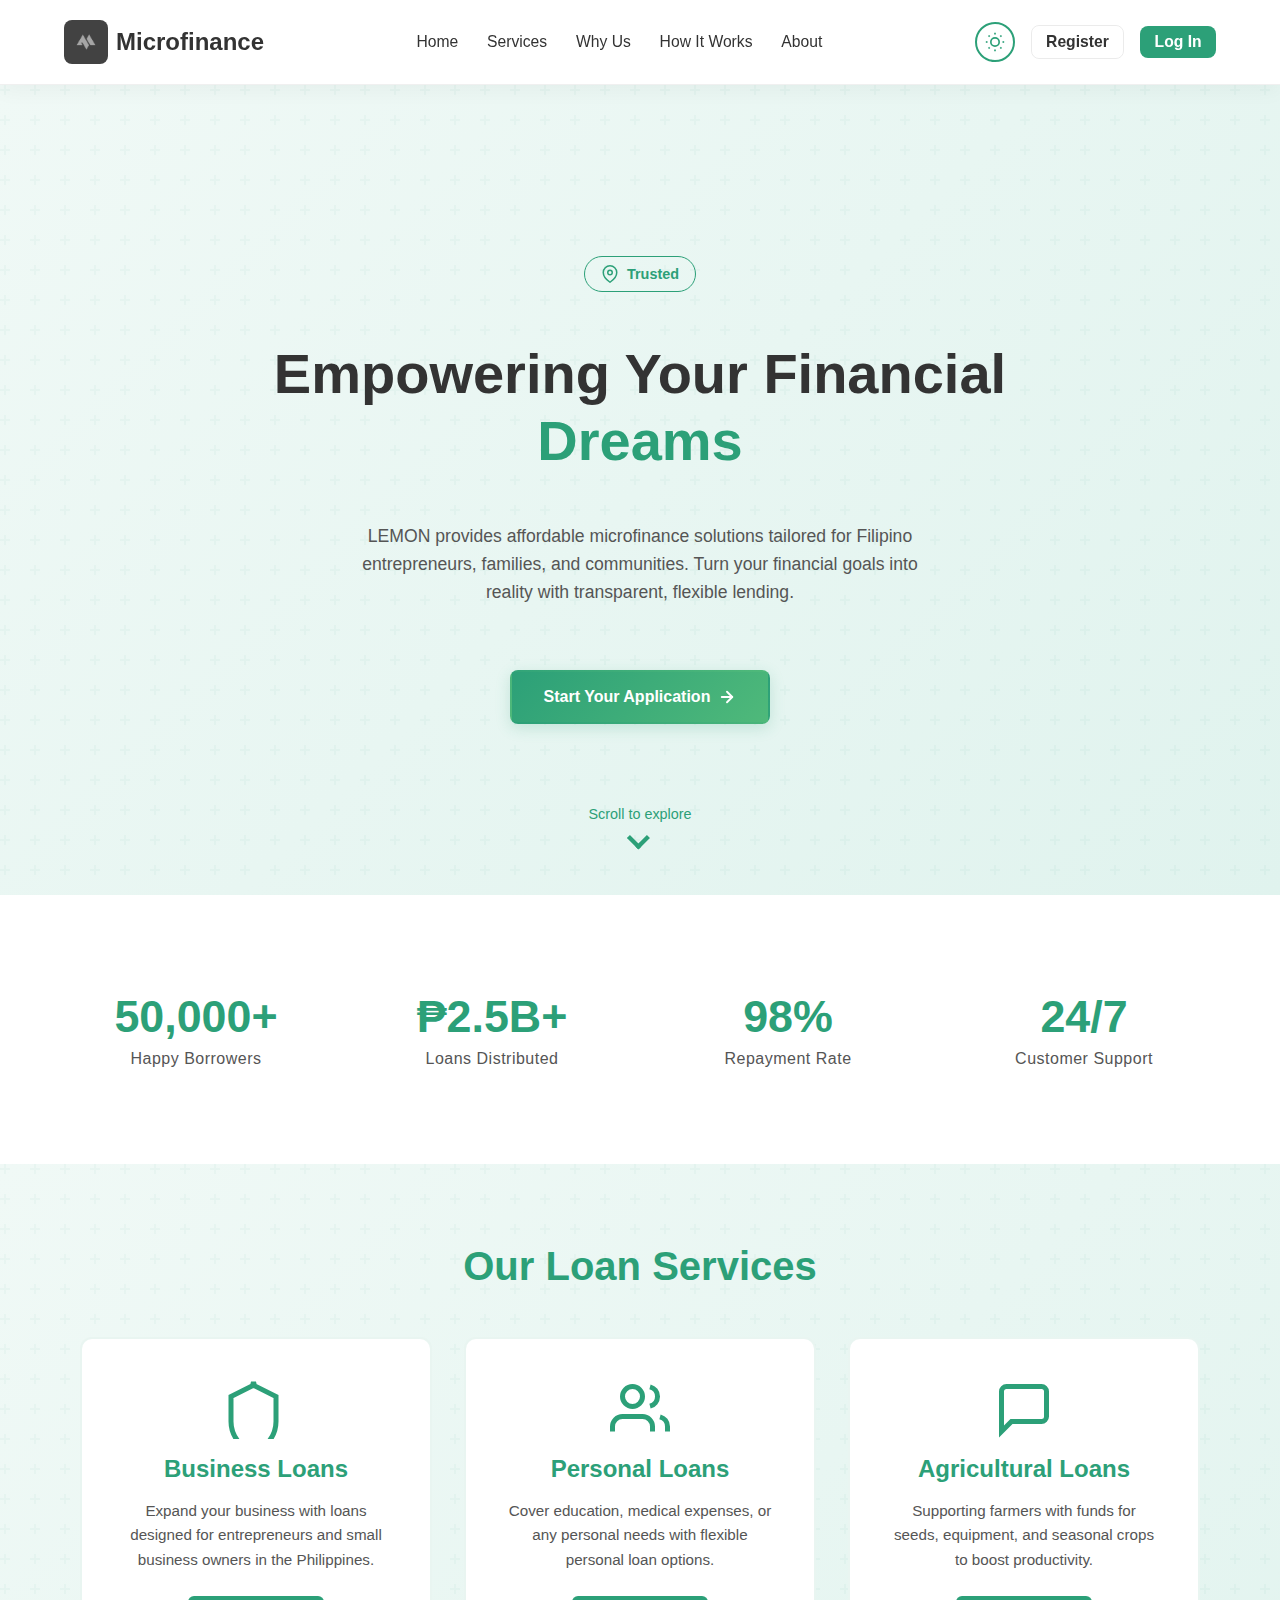
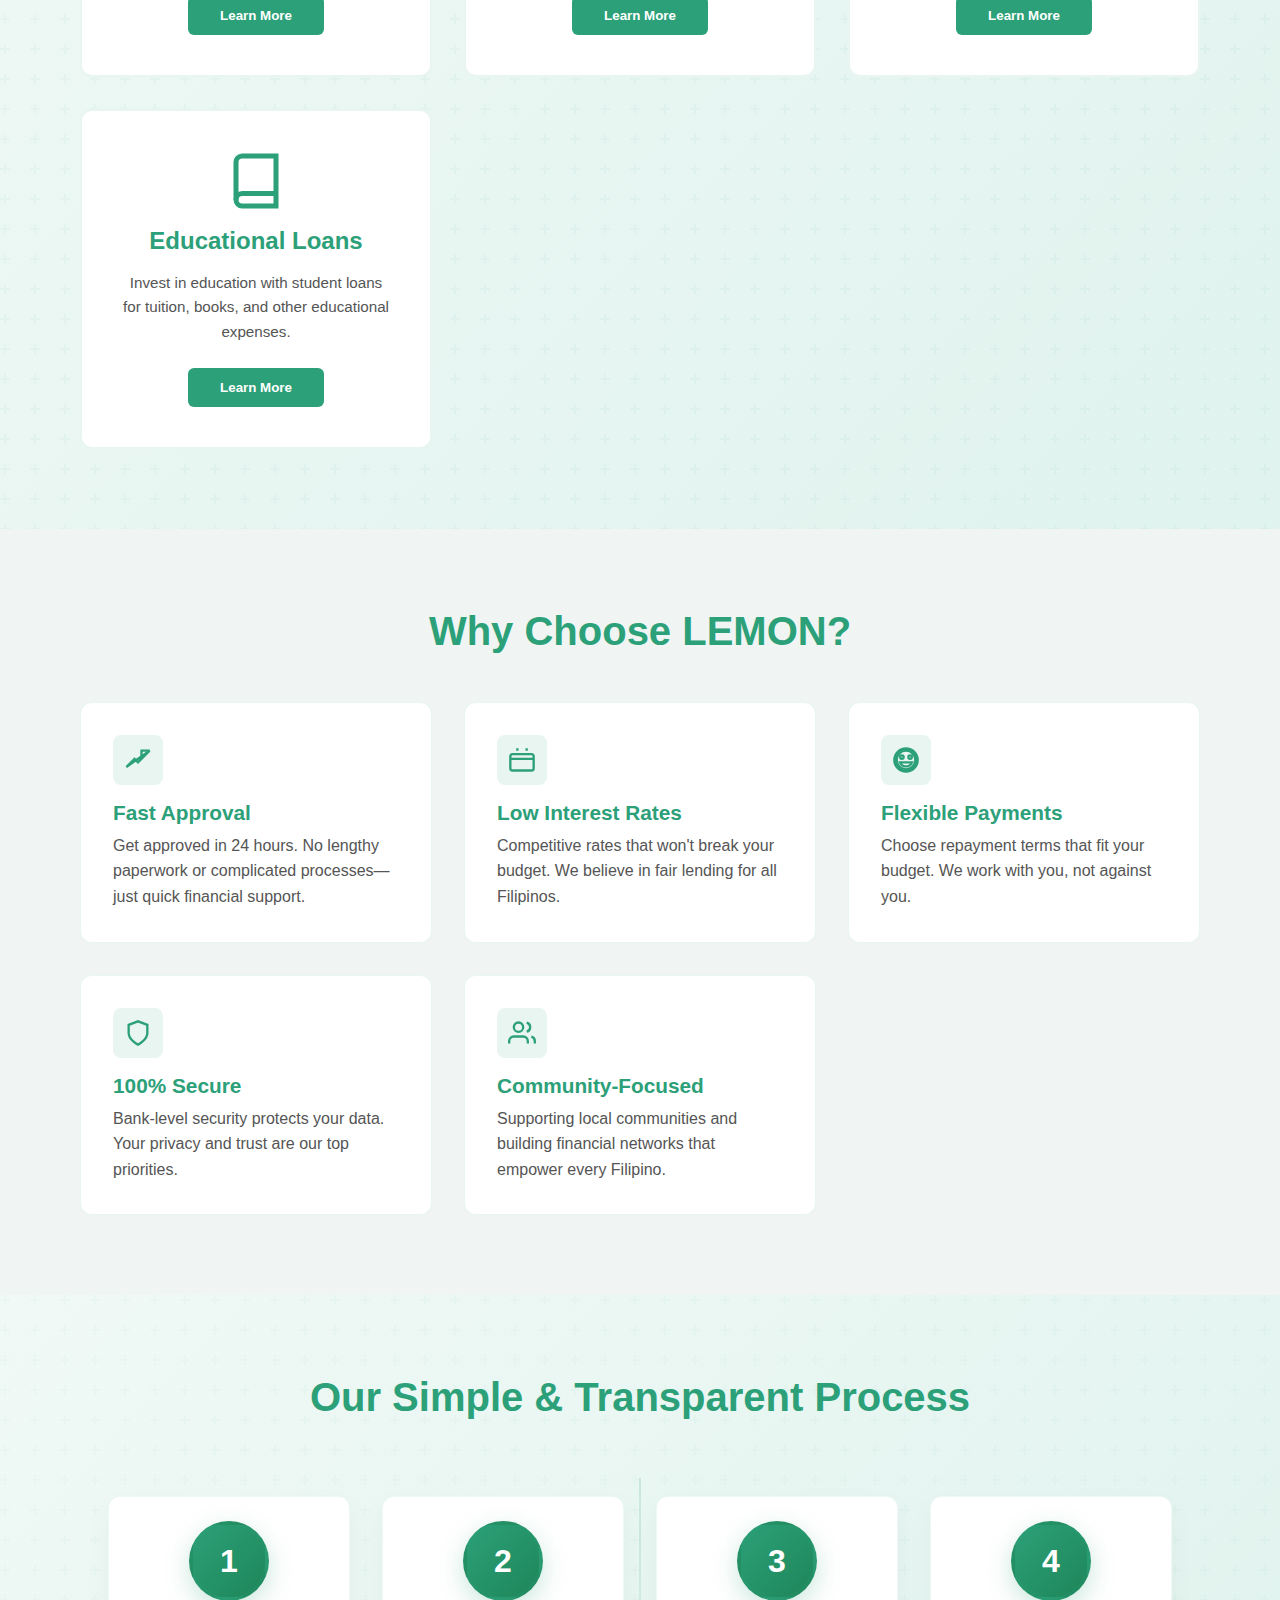
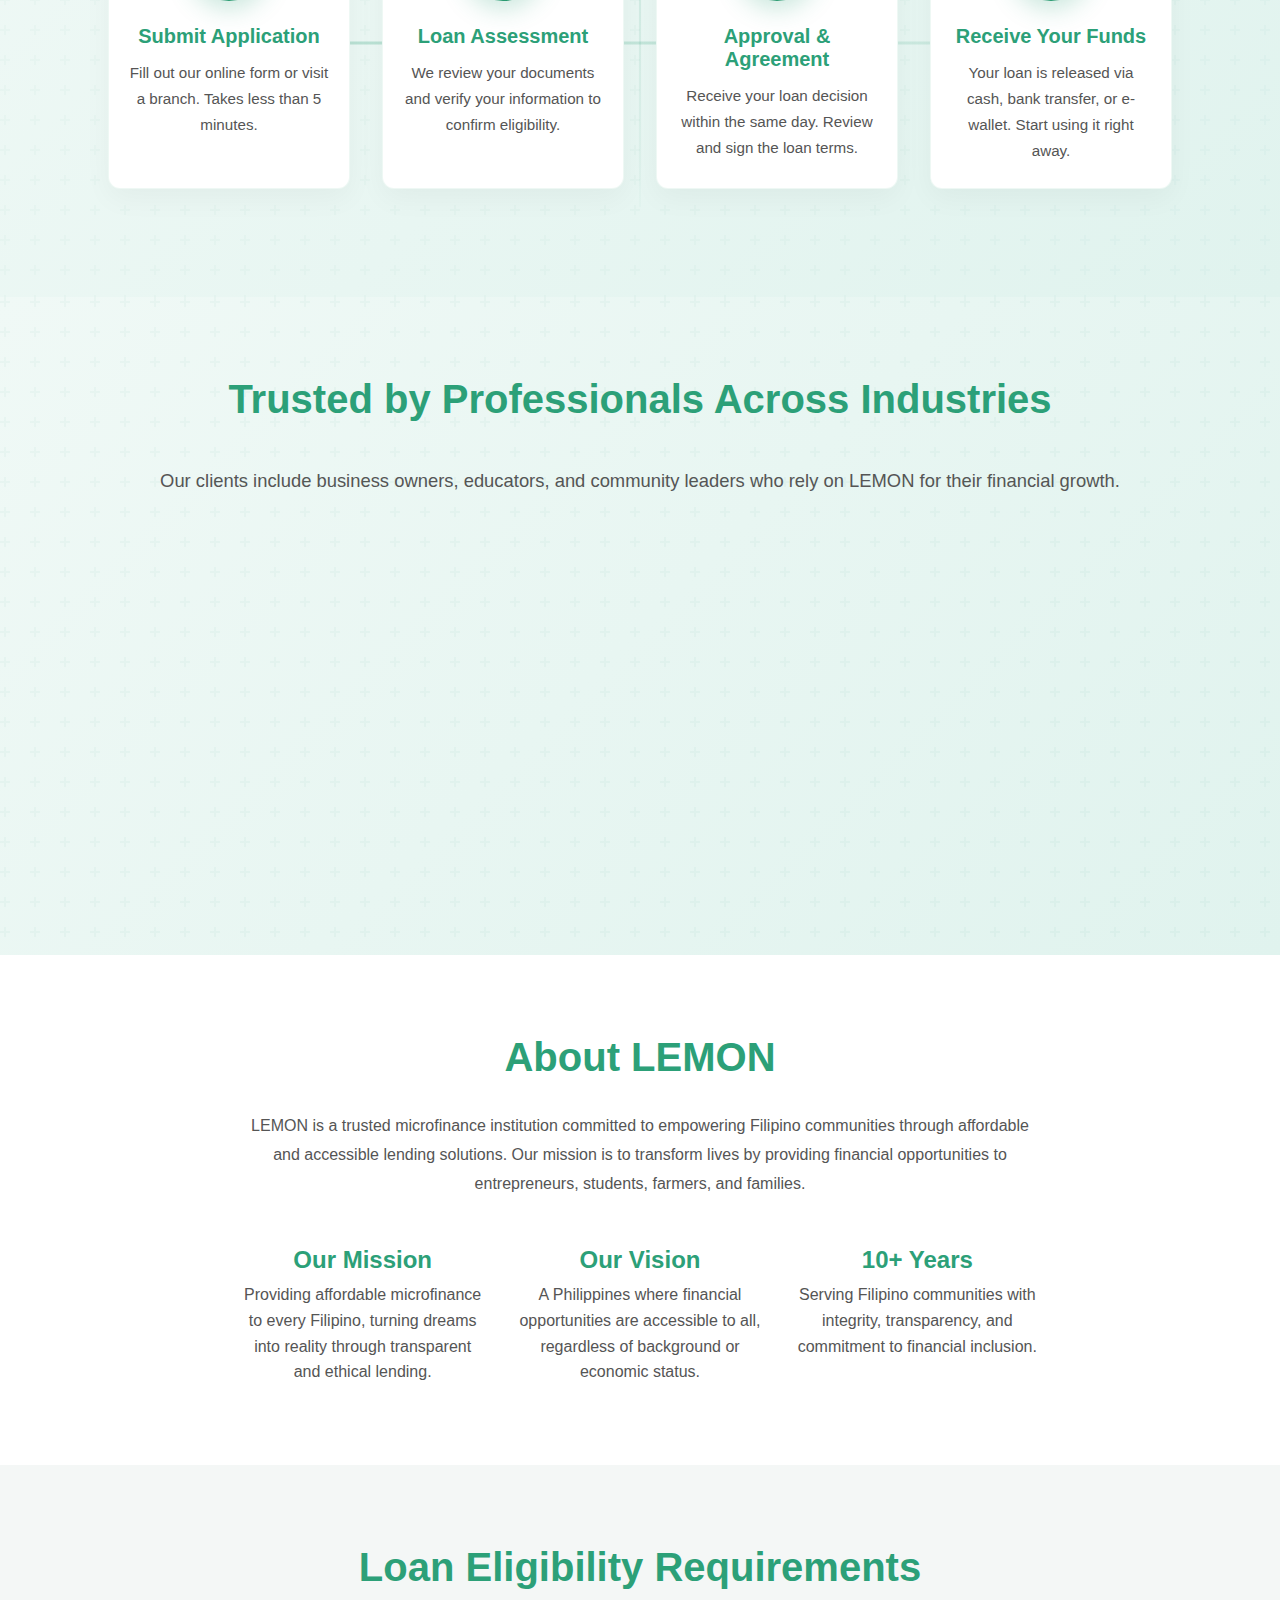
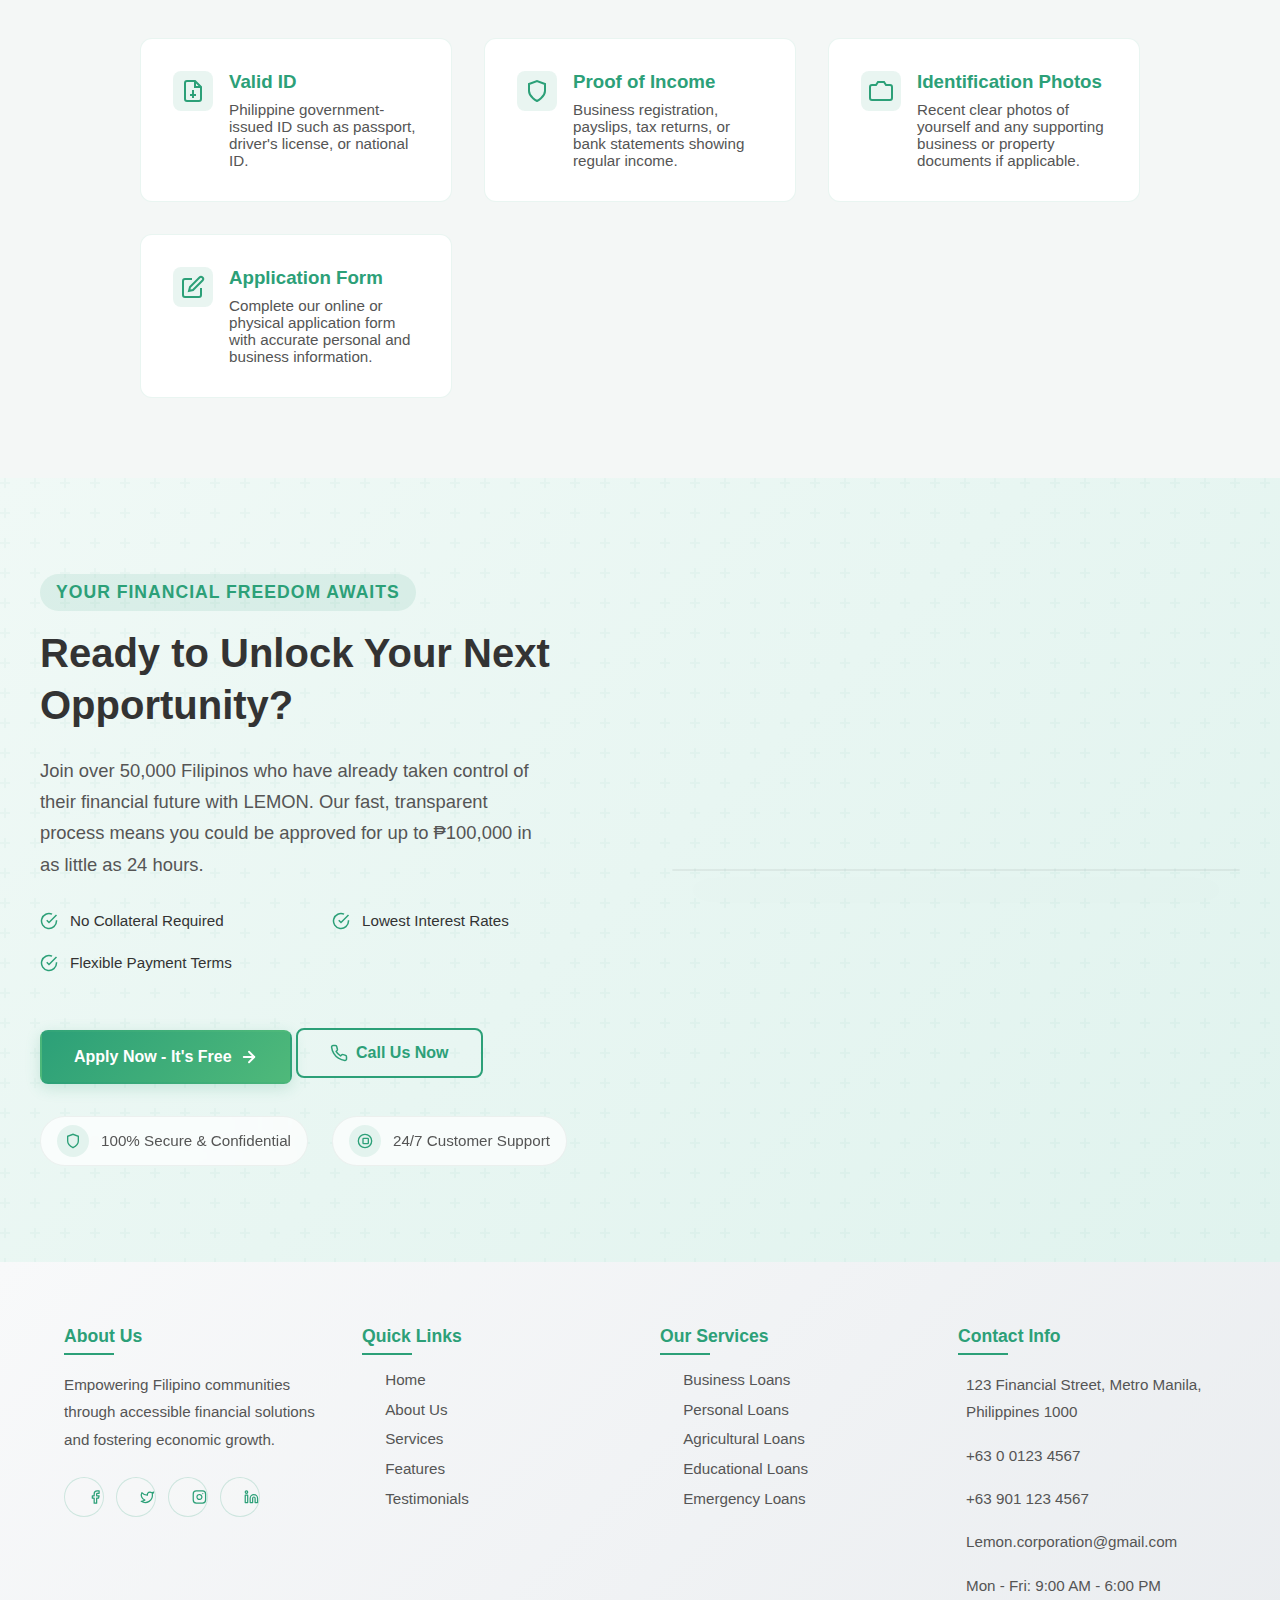
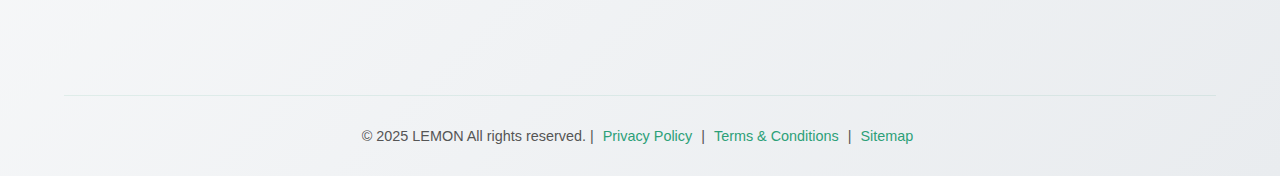
<file: index.html>
<!DOCTYPE html>
<html lang="en">
<head>
    <meta charset="UTF-8">
    <meta name="viewport" content="width=device-width, initial-scale=1.0">
    <meta name="description" content="LEMON - Affordable microfinance solutions for Filipino entrepreneurs, families, and communities. Fast approval, low interest rates, and flexible payment terms.">
    <meta name="keywords" content="lending, microfinance, loans, Philippines, business loans, personal loans">
    <title>Microfinance</title>
    <link rel="icon" type="image/png" href="img/logo.png">
    <link rel="stylesheet" href="css/landing.css">
</head>
<body>
    <!-- Navigation -->
    <nav>
        <div class="logo">
                 <div class="sidebar-logo-icon">
                    <img src="img/logo.png" alt="Logo" style="width: 24px; height: 24px; object-fit: contain;">
                </div>
            Microfinance
        </div>
        <ul class="nav-menu">
            <li><a onclick="scrollToSection('hero')">Home</a></li>
            <li><a onclick="scrollToSection('services')">Services</a></li>
            <li><a onclick="scrollToSection('features')">Why Us</a></li>
            <li><a onclick="scrollToSection('process')">How It Works</a></li>
            <li><a onclick="scrollToSection('about')">About</a></li>
        </ul>
        <div class="nav-actions">
            <div class="nav-buttons">
                <button class="theme-toggle" onclick="toggleTheme()" title="Toggle dark mode">
                    <svg viewBox="0 0 24 24" fill="none" stroke="currentColor" stroke-width="2" class="sun-icon">
                        <circle cx="12" cy="12" r="5"></circle>
                        <line x1="12" y1="1" x2="12" y2="3"></line>
                        <line x1="12" y1="21" x2="12" y2="23"></line>
                        <line x1="4.22" y1="4.22" x2="5.64" y2="5.64"></line>
                        <line x1="18.36" y1="18.36" x2="19.78" y2="19.78"></line>
                        <line x1="1" y1="12" x2="3" y2="12"></line>
                        <line x1="21" y1="12" x2="23" y2="12"></line>
                        <line x1="4.22" y1="19.78" x2="5.64" y2="18.36"></line>
                        <line x1="18.36" y1="5.64" x2="19.78" y2="4.22"></line>
                    </svg>
                    <svg viewBox="0 0 24 24" fill="none" stroke="currentColor" stroke-width="2" class="moon-icon" style="display:none;">
                        <path d="M21 12.79A9 9 0 1 1 11.21 3 7 7 0 0 0 21 12.79z"></path>
                    </svg>
                </button>
                <a class="btn btn-register" href="login.html">Register</a>
                <a class="btn btn-login" href="login.html">Log In</a>
            </div>
            <button class="nav-toggle" aria-label="Toggle navigation" aria-expanded="false" aria-controls="mobileMenu">
                <svg viewBox="0 0 24 24" width="24" height="24" fill="none" stroke="currentColor" stroke-width="2">
                    <line x1="3" y1="6" x2="21" y2="6"></line>
                    <line x1="3" y1="12" x2="21" y2="12"></line>
                    <line x1="3" y1="18" x2="21" y2="18"></line>
                </svg>
            </button>
        </div>
    </nav>
    <div class="nav-overlay" aria-hidden="true"></div>

    <!-- Hero Section -->
    <section class="hero" id="hero">
        <span class="hero-badge">
            <svg viewBox="0 0 24 24" fill="none" stroke="currentColor" stroke-width="2">
                <path d="M21 10c0 7-9 13-9 13s-9-6-9-13a9 9 0 0 1 18 0z"></path>
                <circle cx="12" cy="10" r="3"></circle>
            </svg>
            Trusted
        </span>
        <h1>
            Empowering Your Financial <span class="highlight">Dreams</span>
        </h1>
        <p class="hero-subtitle">
            LEMON provides affordable microfinance solutions tailored for Filipino entrepreneurs, families, and communities. Turn your financial goals into reality with transparent, flexible lending.
        </p>
        <button class="cta-button primary" onclick="handleCTA()">
            <span>Start Your Application</span>
            <svg viewBox="0 0 24 24" fill="none" stroke="currentColor" stroke-width="2.5" stroke-linecap="round" stroke-linejoin="round">
                <line x1="5" y1="12" x2="19" y2="12"></line>
                <polyline points="12 5 19 12 12 19"></polyline>
            </svg>
        </button>
        <div class="scroll-indicator">
            <span>Scroll to explore</span>
            <a href="#services" class="scroll-down-dude"></a>
        </div>
    </section>

    <!-- Stats Section -->
    <section class="stats">
        <div class="stat-item">
            <h4>50,000+</h4>
            <p>Happy Borrowers</p>
        </div>
        <div class="stat-item">
            <h4>₱2.5B+</h4>
            <p>Loans Distributed</p>
        </div>
        <div class="stat-item">
            <h4>98%</h4>
            <p>Repayment Rate</p>
        </div>
        <div class="stat-item">
            <h4>24/7</h4>
            <p>Customer Support</p>
        </div>
    </section>

    <!-- Services Section -->
    <section class="services" id="services">
        <h2>Our Loan Services</h2>
        <div class="services-grid">
            <div class="service-box">
                <div class="service-icon">
                    <svg viewBox="0 0 24 24" fill="none" stroke="currentColor" stroke-width="2">
                        <path d="M12 2L2 7v10c0 5.55 3.84 10.74 9 12 5.16-1.26 9-6.45 9-12V7l-10-5z"></path>
                    </svg>
                </div>
                <h3>Business Loans</h3>
                <p>Expand your business with loans designed for entrepreneurs and small business owners in the Philippines.</p>
                <button class="service-btn" onclick="handleCTA()">Learn More</button>
            </div>
            <div class="service-box">
                <div class="service-icon">
                    <svg viewBox="0 0 24 24" fill="none" stroke="currentColor" stroke-width="2">
                        <path d="M17 21v-2a4 4 0 0 0-4-4H5a4 4 0 0 0-4 4v2"></path>
                        <circle cx="9" cy="7" r="4"></circle>
                        <path d="M23 21v-2a4 4 0 0 0-3-3.87"></path>
                        <path d="M16 3.13a4 4 0 0 1 0 7.75"></path>
                    </svg>
                </div>
                <h3>Personal Loans</h3>
                <p>Cover education, medical expenses, or any personal needs with flexible personal loan options.</p>
                <button class="service-btn" onclick="handleCTA()">Learn More</button>
            </div>
            <div class="service-box">
                <div class="service-icon">
                    <svg viewBox="0 0 24 24" fill="none" stroke="currentColor" stroke-width="2">
                        <path d="M21 15a2 2 0 0 1-2 2H7l-4 4V5a2 2 0 0 1 2-2h14a2 2 0 0 1 2 2z"></path>
                    </svg>
                </div>
                <h3>Agricultural Loans</h3>
                <p>Supporting farmers with funds for seeds, equipment, and seasonal crops to boost productivity.</p>
                <button class="service-btn" onclick="handleCTA()">Learn More</button>
            </div>
            <div class="service-box">
                <div class="service-icon">
                    <svg viewBox="0 0 24 24" fill="none" stroke="currentColor" stroke-width="2">
                        <path d="M4 19.5A2.5 2.5 0 0 1 6.5 17H20"></path>
                        <path d="M6.5 2H20v20H6.5A2.5 2.5 0 0 1 4 19.5v-15A2.5 2.5 0 0 1 6.5 2z"></path>
                    </svg>
                </div>
                <h3>Educational Loans</h3>
                <p>Invest in education with student loans for tuition, books, and other educational expenses.</p>
                <button class="service-btn" onclick="handleCTA()">Learn More</button>
            </div>
        </div>
    </section>

    <!-- Why Choose Us Section -->
    <section class="features" id="features">
        <h2>Why Choose LEMON?</h2>
        <div class="features-grid">
            <div class="feature-card">
                <div class="feature-icon-container">
                    <svg viewBox="0 0 24 24" fill="none" stroke="currentColor" stroke-width="2">
                        <polyline points="22 4 12 14.01 9 11.01 2 17.99 22 4"></polyline>
                        <polyline points="22 4 15 4 15 11"></polyline>
                    </svg>
                </div>
                <h3>Fast Approval</h3>
                <p>Get approved in 24 hours. No lengthy paperwork or complicated processes—just quick financial support.</p>
            </div>
            <div class="feature-card">
                <div class="feature-icon-container">
                    <svg viewBox="0 0 24 24" fill="none" stroke="currentColor" stroke-width="2">
                        <rect x="2" y="7" width="20" height="14" rx="2" ry="2"></rect>
                        <path d="M16 4V2m-8 2V2M2 11h20"></path>
                    </svg>
                </div>
                <h3>Low Interest Rates</h3>
                <p>Competitive rates that won't break your budget. We believe in fair lending for all Filipinos.</p>
            </div>
            <div class="feature-card">
                <div class="feature-icon-container">
                    <svg viewBox="0 0 24 24" fill="none" stroke="currentColor" stroke-width="2">
                        <path d="M12 2C6.48 2 2 6.48 2 12s4.48 10 10 10 10-4.48 10-10S17.52 2 12 2zm0 18c-4.41 0-8-3.59-8-8s3.59-8 8-8 8 3.59 8 8-3.59 8-8 8zm3.5-9c.83 0 1.5-.67 1.5-1.5S16.33 8 15.5 8 14 8.67 14 9.5s.67 1.5 1.5 1.5zm-7 0c.83 0 1.5-.67 1.5-1.5S9.33 8 8.5 8 7 8.67 7 9.5 7.67 11 8.5 11zm3.5 6.5c2.33 0 4.31-1.46 5.11-3.5H6.89c.8 2.04 2.78 3.5 5.11 3.5z"></path>
                    </svg>
                </div>
                <h3>Flexible Payments</h3>
                <p>Choose repayment terms that fit your budget. We work with you, not against you.</p>
            </div>
            <div class="feature-card">
                <div class="feature-icon-container">
                    <svg viewBox="0 0 24 24" fill="none" stroke="currentColor" stroke-width="2">
                        <path d="M12 22s8-4 8-10V5l-8-3-8 3v7c0 6 8 10 8 10z"></path>
                    </svg>
                </div>
                <h3>100% Secure</h3>
                <p>Bank-level security protects your data. Your privacy and trust are our top priorities.</p>
            </div>
            <div class="feature-card">
                <div class="feature-icon-container">
                    <svg viewBox="0 0 24 24" fill="none" stroke="currentColor" stroke-width="2">
                        <path d="M17 21v-2a4 4 0 0 0-4-4H5a4 4 0 0 0-4 4v2"></path>
                        <circle cx="9" cy="7" r="4"></circle>
                        <path d="M23 21v-2a4 4 0 0 0-3-3.87"></path>
                        <path d="M16 3.13a4 4 0 0 1 0 7.75"></path>
                    </svg>
                </div>
                <h3>Community-Focused</h3>
                <p>Supporting local communities and building financial networks that empower every Filipino.</p>
            </div>
        </div>
    </section>

    <!-- How It Works Section -->
    <section class="process" id="process">
        <h2>Our Simple & Transparent Process</h2>
        <div class="steps-container">
            <div class="step">
                <div class="step-number">1</div>
                <h3>Submit Application</h3>
                <p>Fill out our online form or visit a branch. Takes less than 5 minutes.</p>
            </div>
            <div class="step">
                <div class="step-number">2</div>
                <h3>Loan Assessment</h3>
                <p>We review your documents and verify your information to confirm eligibility.</p>
            </div>
            <div class="step">
                <div class="step-number">3</div>
                <h3>Approval & Agreement</h3>
                <p>Receive your loan decision within the same day. Review and sign the loan terms.</p>
            </div>
            <div class="step">
                <div class="step-number">4</div>
                <h3>Receive Your Funds</h3>
                <p>Your loan is released via cash, bank transfer, or e-wallet. Start using it right away.</p>
            </div>
        </div>
    </section>

    <!-- Testimonials Section -->
    <section class="testimonials">
        <h2>Trusted by Professionals Across Industries</h2>
        <p style="text-align:center; color:var(--label-text-light); margin-bottom:2.5rem; font-size:1.15rem;">Our clients include business owners, educators, and community leaders who rely on LEMON for their financial growth.</p>
        <div class="testimonials-grid">
            <div class="testimonial-card">
                <div style="display:flex;align-items:center;gap:1rem;margin-bottom:1rem;">
                    <img src="img/profile.png" alt="Maria Santos" style="width:48px;height:48px;border-radius:50%;object-fit:cover;border:2px solid var(--brand-green);background:#fff;">
                    <div>
                        <div class="testimonial-author">Maria Santos</div>
                        <div style="font-size:0.95rem;color:var(--label-text-light);font-weight:500;">Owner, Santos Retail Group</div>
                    </div>
                </div>
                <p>"LEMON's expertise and professionalism made our business expansion seamless. Their team provided tailored solutions and transparent advice every step of the way."</p>
                <div class="stars">
                    <svg viewBox="0 0 24 24" fill="currentColor"><path d="M12 2l3.09 6.26L22 9.27l-5 4.87 1.18 6.88L12 17.77l-6.18 3.25L7 14.14 2 9.27l6.91-1.01L12 2z"></path></svg>
                    <svg viewBox="0 0 24 24" fill="currentColor"><path d="M12 2l3.09 6.26L22 9.27l-5 4.87 1.18 6.88L12 17.77l-6.18 3.25L7 14.14 2 9.27l6.91-1.01L12 2z"></path></svg>
                    <svg viewBox="0 0 24 24" fill="currentColor"><path d="M12 2l3.09 6.26L22 9.27l-5 4.87 1.18 6.88L12 17.77l-6.18 3.25L7 14.14 2 9.27l6.91-1.01L12 2z"></path></svg>
                    <svg viewBox="0 0 24 24" fill="currentColor"><path d="M12 2l3.09 6.26L22 9.27l-5 4.87 1.18 6.88L12 17.77l-6.18 3.25L7 14.14 2 9.27l6.91-1.01L12 2z"></path></svg>
                    <svg viewBox="0 0 24 24" fill="currentColor"><path d="M12 2l3.09 6.26L22 9.27l-5 4.87 1.18 6.88L12 17.77l-6.18 3.25L7 14.14 2 9.27l6.91-1.01L12 2z"></path></svg>
                </div>
            </div>
            <div class="testimonial-card">
                <div style="display:flex;align-items:center;gap:1rem;margin-bottom:1rem;">
                    <img src="img/profile.png" alt="Juan Dela Cruz" style="width:48px;height:48px;border-radius:50%;object-fit:cover;border:2px solid var(--brand-green);background:#fff;">
                    <div>
                        <div class="testimonial-author">Juan Dela Cruz</div>
                        <div style="font-size:0.95rem;color:var(--label-text-light);font-weight:500;">Principal, Dela Cruz Academy</div>
                    </div>
                </div>
                <p>"I trust LEMON for our school's financial needs. Their support and clear communication have helped us fund new programs and scholarships for our students."</p>
                <div class="stars">
                    <svg viewBox="0 0 24 24" fill="currentColor"><path d="M12 2l3.09 6.26L22 9.27l-5 4.87 1.18 6.88L12 17.77l-6.18 3.25L7 14.14 2 9.27l6.91-1.01L12 2z"></path></svg>
                    <svg viewBox="0 0 24 24" fill="currentColor"><path d="M12 2l3.09 6.26L22 9.27l-5 4.87 1.18 6.88L12 17.77l-6.18 3.25L7 14.14 2 9.27l6.91-1.01L12 2z"></path></svg>
                    <svg viewBox="0 0 24 24" fill="currentColor"><path d="M12 2l3.09 6.26L22 9.27l-5 4.87 1.18 6.88L12 17.77l-6.18 3.25L7 14.14 2 9.27l6.91-1.01L12 2z"></path></svg>
                    <svg viewBox="0 0 24 24" fill="currentColor"><path d="M12 2l3.09 6.26L22 9.27l-5 4.87 1.18 6.88L12 17.77l-6.18 3.25L7 14.14 2 9.27l6.91-1.01L12 2z"></path></svg>
                    <svg viewBox="0 0 24 24" fill="currentColor"><path d="M12 2l3.09 6.26L22 9.27l-5 4.87 1.18 6.88L12 17.77l-6.18 3.25L7 14.14 2 9.27l6.91-1.01L12 2z"></path></svg>
                </div>
            </div>
            <div class="testimonial-card">
                <div style="display:flex;align-items:center;gap:1rem;margin-bottom:1rem;">
                    <img src="img/profile.png" alt="Pedro Reyes" style="width:48px;height:48px;border-radius:50%;object-fit:cover;border:2px solid var(--brand-green);background:#fff;">
                    <div>
                        <div class="testimonial-author">Pedro Reyes</div>
                        <div style="font-size:0.95rem;color:var(--label-text-light);font-weight:500;">President, Reyes Agricultural Cooperative</div>
                    </div>
                </div>
                <p>"With LEMON, our cooperative accessed flexible financing to modernize our equipment and improve productivity. Their professionalism is unmatched in the industry."</p>
                <div class="stars">
                    <svg viewBox="0 0 24 24" fill="currentColor"><path d="M12 2l3.09 6.26L22 9.27l-5 4.87 1.18 6.88L12 17.77l-6.18 3.25L7 14.14 2 9.27l6.91-1.01L12 2z"></path></svg>
                    <svg viewBox="0 0 24 24" fill="currentColor"><path d="M12 2l3.09 6.26L22 9.27l-5 4.87 1.18 6.88L12 17.77l-6.18 3.25L7 14.14 2 9.27l6.91-1.01L12 2z"></path></svg>
                    <svg viewBox="0 0 24 24" fill="currentColor"><path d="M12 2l3.09 6.26L22 9.27l-5 4.87 1.18 6.88L12 17.77l-6.18 3.25L7 14.14 2 9.27l6.91-1.01L12 2z"></path></svg>
                    <svg viewBox="0 0 24 24" fill="currentColor"><path d="M12 2l3.09 6.26L22 9.27l-5 4.87 1.18 6.88L12 17.77l-6.18 3.25L7 14.14 2 9.27l6.91-1.01L12 2z"></path></svg>
                </div>
            </div>
        </div>
    </section>
    </section>

    <!-- About Us Section -->
    <section class="about" id="about">
        <h2>About LEMON </h2>
        <div class="about-content">
            <p style="text-align: center; color: var(--label-text-light); line-height: 1.8; margin-bottom: 2rem;">LEMON is a trusted microfinance institution committed to empowering Filipino communities through affordable and accessible lending solutions. Our mission is to transform lives by providing financial opportunities to entrepreneurs, students, farmers, and families.</p>
            <div class="about-grid">
                <div class="about-item">
                    <h3>Our Mission</h3>
                    <p>Providing affordable microfinance to every Filipino, turning dreams into reality through transparent and ethical lending.</p>
                </div>
                <div class="about-item">
                    <h3>Our Vision</h3>
                    <p>A Philippines where financial opportunities are accessible to all, regardless of background or economic status.</p>
                </div>
                <div class="about-item">
                    <h3>10+ Years</h3>
                    <p>Serving Filipino communities with integrity, transparency, and commitment to financial inclusion.</p>
                </div>
            </div>
        </div>
    </section>

    <!-- Loan Eligibility Section -->
    <section class="eligibility">
        <h2>Loan Eligibility Requirements</h2>
        <div class="eligibility-grid">
            <div class="requirement-box">
                <div class="requirement-icon">
                    <svg viewBox="0 0 24 24" fill="none" stroke="currentColor" stroke-width="2">
                        <path d="M14 2H6a2 2 0 0 0-2 2v16a2 2 0 0 0 2 2h12a2 2 0 0 0 2-2V8z"></path>
                        <polyline points="14 2 14 8 20 8"></polyline>
                        <line x1="12" y1="19" x2="12" y2="11"></line>
                        <line x1="9" y1="16" x2="15" y2="16"></line>
                    </svg>
                </div>
                <div>
                    <h3>Valid ID</h3>
                    <p>Philippine government-issued ID such as passport, driver's license, or national ID.</p>
                </div>
            </div>
            <div class="requirement-box">
                <div class="requirement-icon">
                    <svg viewBox="0 0 24 24" fill="none" stroke="currentColor" stroke-width="2">
                        <path d="M12 22s8-4 8-10V5l-8-3-8 3v7c0 6 8 10 8 10z"></path>
                    </svg>
                </div>
                <div>
                    <h3>Proof of Income</h3>
                    <p>Business registration, payslips, tax returns, or bank statements showing regular income.</p>
                </div>
            </div>
            <div class="requirement-box">
                <div class="requirement-icon">
                    <svg viewBox="0 0 24 24" fill="none" stroke="currentColor" stroke-width="2">
                        <path d="M23 19a2 2 0 0 1-2 2H3a2 2 0 0 1-2-2V8a2 2 0 0 1 2-2h4l2-3h6l2 3h4a2 2 0 0 1 2 2z"></path>
                    </svg>
                </div>
                <div>
                    <h3>Identification Photos</h3>
                    <p>Recent clear photos of yourself and any supporting business or property documents if applicable.</p>
                </div>
            </div>
            <div class="requirement-box">
                <div class="requirement-icon">
                    <svg viewBox="0 0 24 24" fill="none" stroke="currentColor" stroke-width="2">
                        <path d="M11 4H4a2 2 0 0 0-2 2v14a2 2 0 0 0 2 2h14a2 2 0 0 0 2-2v-7"></path>
                        <path d="M18.5 2.5a2.121 2.121 0 0 1 3 3L12 15l-4 1 1-4 9.5-9.5z"></path>
                    </svg>
                </div>
                <div>
                    <h3>Application Form</h3>
                    <p>Complete our online or physical application form with accurate personal and business information.</p>
                </div>
            </div>
        </div>
    </section>

    <!-- Final CTA Section -->
    <section class="cta-section">
        <div class="cta-pattern"></div>
        <div class="cta-content">
            <div class="cta-text">
                <span class="cta-subtitle">Your Financial Freedom Awaits</span>
                <h2>Ready to Unlock Your Next Opportunity?</h2>
                <p>Join over 50,000 Filipinos who have already taken control of their financial future with LEMON. Our fast, transparent process means you could be approved for up to ₱100,000 in as little as 24 hours.</p>
                
                <div class="benefits-grid">
                    <div class="benefit-item">
                        <svg viewBox="0 0 24 24" fill="none" stroke="currentColor" stroke-width="2">
                            <path d="M22 11.08V12a10 10 0 1 1-5.93-9.14"></path>
                            <polyline points="22 4 12 14.01 9 11.01"></polyline>
                        </svg>
                        <span>No Collateral Required</span>
                    </div>
                    <div class="benefit-item">
                        <svg viewBox="0 0 24 24" fill="none" stroke="currentColor" stroke-width="2">
                            <path d="M22 11.08V12a10 10 0 1 1-5.93-9.14"></path>
                            <polyline points="22 4 12 14.01 9 11.01"></polyline>
                        </svg>
                        <span>Lowest Interest Rates</span>
                    </div>
                    <div class="benefit-item">
                        <svg viewBox="0 0 24 24" fill="none" stroke="currentColor" stroke-width="2">
                            <path d="M22 11.08V12a10 10 0 1 1-5.93-9.14"></path>
                            <polyline points="22 4 12 14.01 9 11.01"></polyline>
                        </svg>
                        <span>Flexible Payment Terms</span>
                    </div>
                </div>
                
                <div class="cta-buttons">
                    <button class="cta-button primary" onclick="handleCTA()">
                        <span>Apply Now - It's Free</span>
                        <svg viewBox="0 0 24 24" fill="none" stroke="currentColor" stroke-width="2.5" stroke-linecap="round" stroke-linejoin="round">
                            <line x1="5" y1="12" x2="19" y2="12"></line>
                            <polyline points="12 5 19 12 12 19"></polyline>
                        </svg>
                    </button>
                    <a href="tel:+639123456789" class="cta-button secondary">
                        <svg viewBox="0 0 24 24" fill="none" stroke="currentColor" stroke-width="2" stroke-linecap="round" stroke-linejoin="round">
                            <path d="M22 16.92v3a2 2 0 0 1-2.18 2 19.79 19.79 0 0 1-8.63-3.07 19.5 19.5 0 0 1-6-6 19.79 19.79 0 0 1-3.07-8.67A2 2 0 0 1 4.11 2h3a2 2 0 0 1 2 1.72 12.84 12.84 0 0 0 .7 2.81 2 2 0 0 1-.45 2.11L8.09 9.91a16 16 0 0 0 6 6l1.27-1.27a2 2 0 0 1 2.11-.45 12.84 12.84 0 0 0 2.81.7A2 2 0 0 1 22 16.92z"></path>
                        </svg>
                        <span>Call Us Now</span>
                    </a>
                </div>
                
                <div class="trust-badges">
                    <div class="trust-badge">
                        <div class="trust-icon">
                            <svg viewBox="0 0 24 24" fill="none" stroke="currentColor" stroke-width="2">
                                <path d="M12 22s8-4 8-10V5l-8-3-8 3v7c0 6 8 10 8 10z"></path>
                            </svg>
                        </div>
                        <span>100% Secure & Confidential</span>
                    </div>
                    <div class="trust-badge">
                        <div class="trust-icon">
                            <svg viewBox="0 0 24 24" fill="none" stroke="currentColor" stroke-width="2">
                                <circle cx="12" cy="12" r="10"></circle>
                                <path d="M16 8h-6a1 1 0 0 0-1 1v6a1 1 0 0 0 1 1h6a1 1 0 0 0 1-1V9a1 1 0 0 0-1-1z"></path>
                            </svg>
                        </div>
                        <span>24/7 Customer Support</span>
                    </div>
                </div>
            </div>
            <div class="cta-image">
                <img src="img/atm.png" alt="Happy customer" loading="lazy">
            </div>
        </div>
    </section>

    <!-- Footer -->
    <footer>
        <div class="footer-content">
            <div class="footer-section">
                <h4>About Us</h4>
                <p>Empowering Filipino communities through accessible financial solutions and fostering economic growth.</p>
                <div class="social-links">
                    <a href="#" aria-label="Facebook">
                        <svg xmlns="http://www.w3.org/2000/svg" width="20" height="20" viewBox="0 0 24 24" fill="none" stroke="currentColor" stroke-width="2" stroke-linecap="round" stroke-linejoin="round">
                            <path d="M18 2h-3a5 5 0 0 0-5 5v3H7v4h3v8h4v-8h3l1-4h-4V7a1 1 0 0 1 1-1h3z"></path>
                        </svg>
                    </a>
                    <a href="#" aria-label="Twitter">
                        <svg xmlns="http://www.w3.org/2000/svg" width="20" height="20" viewBox="0 0 24 24" fill="none" stroke="currentColor" stroke-width="2" stroke-linecap="round" stroke-linejoin="round">
                            <path d="M22 4s-.7 2.1-2 3.4c1.6 10-9.4 17.3-18 11.6 2.2.1 4.4-.6 6-2C3 15.5.5 9.6 3 5c2.2 2.6 5.6 4.1 9 4-.9-4.2 4-6.6 7-3.8 1.1 0 3-1.2 3-1.2z"></path>
                        </svg>
                    </a>
                    <a href="#" aria-label="Instagram">
                        <svg xmlns="http://www.w3.org/2000/svg" width="20" height="20" viewBox="0 0 24 24" fill="none" stroke="currentColor" stroke-width="2" stroke-linecap="round" stroke-linejoin="round">
                            <rect x="2" y="2" width="20" height="20" rx="5" ry="5"></rect>
                            <path d="M16 11.37A4 4 0 1 1 12.63 8 4 4 0 0 1 16 11.37z"></path>
                            <line x1="17.5" y1="6.5" x2="17.51" y2="6.5"></line>
                        </svg>
                    </a>
                    <a href="#" aria-label="LinkedIn">
                        <svg xmlns="http://www.w3.org/2000/svg" width="20" height="20" viewBox="0 0 24 24" fill="none" stroke="currentColor" stroke-width="2" stroke-linecap="round" stroke-linejoin="round">
                            <path d="M16 8a6 6 0 0 1 6 6v7h-4v-7a2 2 0 0 0-2-2 2 2 0 0 0-2 2v7h-4v-7a6 6 0 0 1 6-6z"></path>
                            <rect x="2" y="9" width="4" height="12"></rect>
                            <circle cx="4" cy="4" r="2"></circle>
                        </svg>
                    </a>
                </div>
            </div>
            
            <div class="footer-section">
                <h4>Quick Links</h4>
                <a href="#">Home</a>
                <a href="#about">About Us</a>
                <a href="#services">Services</a>
                <a href="#features">Features</a>
                <a href="#testimonials">Testimonials</a>
            </div>
            
            <div class="footer-section">
                <h4>Our Services</h4>
                <a href="#">Business Loans</a>
                <a href="#">Personal Loans</a>
                <a href="#">Agricultural Loans</a>
                <a href="#">Educational Loans</a>
                <a href="#">Emergency Loans</a>
            </div>
            
            <div class="footer-section">
                <h4>Contact Info</h4>
                <p><i class="fas fa-map-marker-alt"></i> 123 Financial Street, Metro Manila, Philippines 1000</p>
                <p><i class="fas fa-phone"></i> +63 0 0123 4567</p>
                <p><i class="fas fa-mobile-alt"></i> +63 901 123 4567</p>
                <p><i class="fas fa-envelope"></i> Lemon.corporation@gmail.com</p>
                <p><i class="fas fa-clock"></i> Mon - Fri: 9:00 AM - 6:00 PM</p>
            </div>
        </div>
        
        <div class="footer-bottom">
            <p>&copy; 2025 LEMON All rights reserved. | 
              <a href="#">Privacy Policy</a> | 
              <a href="#">Terms & Conditions</a> | 
              <a href="#">Sitemap</a>
            </p>
        </div>
    </footer>
    
    <!-- Back to Top Button -->
    <div class="back-to-top" id="backToTop" aria-label="Back to top">
        <svg xmlns="http://www.w3.org/2000/svg" width="24" height="24" viewBox="0 0 24 24" fill="none" stroke="currentColor" stroke-width="2.5" stroke-linecap="round" stroke-linejoin="round">
            <path d="M18 15l-6-6-6 6"/>
        </svg>
    </div>

    <script src="js/landing.js"></script>
</body>
</html>
</file>
<file: css/landing.css>
/* ===== RESET & ROOT ===== */
* {
    margin: 0;
    padding: 0;
    box-sizing: border-box;
}

:root {
    --brand-green: #2CA078;
    --brand-yellow: #ffc107;
    --button-hover: #4fb97a;
    --input-border: #cccccc;
    --background-right-light: #f4f7f6;
    --text-color-right-light: #333333;
    --input-bg-light: #ffffff;
    --label-text-light: #555555;
}

.dark-mode {
    --background-right-light: #181818;
    --text-color-right-light: #ffffff;
    --input-bg-light: #2c2c2c;
    --label-text-light: #aaaaaa;
    --input-border: #444444;
}

body {
    font-family: -apple-system, BlinkMacSystemFont, 'Segoe UI', 'Roboto', 'Oxygen', 'Ubuntu', 'Cantarell', sans-serif;
    background-color: var(--background-right-light);
    color: var(--text-color-right-light);
    transition: background-color 0.3s ease, color 0.3s ease;
    overflow-x: hidden;
}
nav {
    display: flex;
    justify-content: space-between;
    align-items: center;
    padding: 1.25rem 5%;
    background-color: #ffffff;
    position: sticky;
    top: 0;
    z-index: 100;
    border-bottom: 1px solid rgba(0, 0, 0, 0.06);
    transition: all 0.3s ease;
    box-shadow: 0 6px 20px rgba(19, 26, 33, 0.04);
}

.nav-overlay {
    position: fixed;
    inset: 0;
    background: rgba(0, 0, 0, 0.32);
    opacity: 0;
    visibility: hidden;
    transition: opacity 0.2s ease, visibility 0.2s ease;
    z-index: 90;
}

.dark-mode nav {
    background-color: var(--background-right-light);
    box-shadow: none;
    border-bottom: 1px solid rgba(255, 255, 255, 0.04);
}

.logo {
    font-size: 1.5rem;
    font-weight: 700;
    display: flex;
    align-items: center;
    gap: 0.5rem;
}

.sidebar-logo-icon {
    width: 44px;
    height: 44px;
    background: #424242; /* Consistent dark gray background */
    border-radius: 8px;
    display: flex;
    align-items: center;
    justify-content: center;
    color: #f5f5f5;
    font-weight: bold;
    flex-shrink: 0;
}

.nav-menu {
    display: flex;
    gap: 1.8rem;
    list-style: none;
    align-items: center;
}

.nav-actions {
    display: flex;
    align-items: center;
    gap: 1rem;
    position: relative;
}

.nav-menu a {
    text-decoration: none;
    color: var(--text-color-right-light);
    font-weight: 500;
    transition: color 0.18s ease, transform 0.12s ease;
    cursor: pointer;
    font-size: 0.98rem;
    padding: 0.25rem 0;
}

.nav-menu a:hover {
    color: var(--brand-green);
}

.nav-buttons {
    display: flex;
    gap: 1rem;
    align-items: center;
}

.theme-toggle {
    background: none;
    border: 2px solid var(--brand-green);
    color: var(--brand-green);
    width: 40px;
    height: 40px;
    border-radius: 50%;
    cursor: pointer;
    font-size: 1rem;
    transition: all 0.3s ease;
    display: flex;
    align-items: center;
    justify-content: center;
    padding: 0;
}

.theme-toggle:hover {
    background-color: var(--brand-green);
    color: white;
}

.theme-toggle svg {
    width: 20px;
    height: 20px;
}

.btn {
    padding: 0.55rem 1rem;
    border: none;
    border-radius: 8px;
    font-weight: 600;
    cursor: pointer;
    transition: all 0.2s ease;
    font-size: 0.98rem;
    display: flex;
    align-items: center;
    gap: 0.5rem;
}

.btn-register {
    background-color: transparent;
    color: var(--text-color-right-light);
    border: 1px solid rgba(0, 0, 0, 0.08);
    padding: 0.45rem 0.9rem;
    border-radius: 8px;
    text-decoration: none;
}

.btn-register:hover {
    background-color: rgba(44, 160, 120, 0.06);
    color: var(--brand-green);
}

.btn-login {
    background-color: var(--brand-green);
    color: white;
    padding: 0.45rem 0.9rem;
    border-radius: 8px;
    text-decoration: none;
}

.btn-login:hover {
    background-color: var(--button-hover);
}


/* ===== HERO SECTION ===== */
.hero {
    display: flex;
    flex-direction: column;
    justify-content: center;
    align-items: center;
    text-align: center;
    min-height: 90vh;
    padding: 0 5%;
    gap: 2rem;
    position: relative;
    background: linear-gradient(135deg, var(--cta-bg-start, #f0f9f6) 0%, var(--cta-bg-end, #e0f3ee) 100%);
    overflow: hidden;
}

.dark-mode .hero {
    background: var(--background-right-light);
}

.hero::before {
    content: '';
    position: absolute;
    top: 0;
    left: 0;
    right: 0;
    bottom: 0;
    background-image: url("data:image/svg+xml,%3Csvg width='60' height='60' viewBox='0 0 60 60' xmlns='http://www.w3.org/2000/svg'%3E%3Cg fill='none' fill-rule='evenodd'%3E%3Cg fill='%232CA078' fill-opacity='0.05'%3E%3Cpath d='M36 34v-4h-2v4h-4v2h4v4h2v-4h4v-2h-4zm0-30V0h-2v4h-4v2h4v4h2V6h4V4h-4zM6 34v-4H4v4H0v2h4v4h2v-4h4v-2H6zM6 4V0H4v4H0v2h4v4h2V6h4V4H6z'/%3E%3C/g%3E%3C/g%3E%3C/svg%3E");
    opacity: 0.8;
    z-index: 1;
    pointer-events: none;
}

.hero > * {
    position: relative;
    z-index: 2;
}

.hero-badge {
    display: inline-flex;
    align-items: center;
    gap: 0.5rem;
    padding: 0.5rem 1rem;
    border: 1px solid var(--brand-green);
    border-radius: 20px;
    color: var(--brand-green);
    font-size: 0.9rem;
    font-weight: 600;
}

.hero-badge svg {
    width: 18px;
    height: 18px;
}

h1 {
    font-size: 3.5rem;
    line-height: 1.2;
    margin: 1rem 0;
    max-width: 800px;
}

h1 .highlight {
    color: var(--brand-green);
}

.hero-subtitle {
    font-size: 1.1rem;
    color: var(--label-text-light);
    max-width: 600px;
    line-height: 1.6;
    margin-bottom: 1rem;
}

.scroll-indicator {
    position: absolute;
    bottom: 45px;
    left: 50%;
    transform: translateX(-50%);
    display: flex;
    flex-direction: column;
    align-items: center;
    gap: 0.5rem;
    color: var(--brand-green);
    font-size: 0.9rem;
    animation: bounce 2s infinite;
}

.scroll-down-dude {
    width: 20px;
    height: 20px;
    position: relative;
}

.scroll-down-dude:before,
.scroll-down-dude:after {
    content: '';
    position: absolute;
    top: 0;
    left: 0;
    width: 12px;
    height: 12px;
    border-bottom: 4px solid var(--brand-green);
    border-right: 4px solid var(--brand-green);
    transform: rotate(45deg);
}

.scroll-down-dude:before {
    animation: down-arrow-before 2.6s cubic-bezier(0.77, 0, 0.175, 1) infinite;
}

.scroll-down-dude:after {
    animation: down-arrow-after 2.6s cubic-bezier(0.77, 0, 0.175, 1) infinite;
}

@keyframes down-arrow-before {
    50% { transform: rotate(45deg) translate(70%, 70%); }
    100% { transform: rotate(45deg) translate(70%, 70%); }
}

@keyframes down-arrow-after {
    50% {
        transform: rotate(45deg) translate(110%, 110%);
        opacity: 0;
    }
    51% { transform: rotate(45deg) translate(-130%, -130%); }
    100% {
        transform: rotate(45deg) translate(-70%, -70%);
        opacity: 1;
    }
}

@keyframes bounce {
    0%, 100% { transform: translateX(-50%) translateY(0); }
    50% { transform: translateX(-50%) translateY(10px); }
}


/* ===== BUTTONS ===== */
.cta-button {
    display: inline-flex;
    align-items: center;
    gap: 0.5rem;
    padding: 1rem 2rem;
    background-color: white;
    color: var(--brand-green);
    border: 2px solid var(--brand-green);
    border-radius: 8px;
    font-weight: 700;
    cursor: pointer;
    transition: all 0.3s ease;
    font-size: 1rem;
    margin-top: 1rem;
    position: relative;
}

.cta-button:hover {
    background-color: var(--brand-green);
    color: white;
    transform: translateY(-2px);
    box-shadow: 0 8px 20px rgba(44, 160, 120, 0.3);
}

.cta-button:active {
    transform: translateY(1px);
    box-shadow: 0 2px 10px rgba(44, 160, 120, 0.3);
}

.cta-button svg {
    width: 18px;
    height: 18px;
    transition: transform 0.4s cubic-bezier(0.175, 0.885, 0.32, 1.275);
}

.cta-button:hover svg {
    transform: translateX(4px);
}

.cta-button.primary {
    background: linear-gradient(135deg, #2CA078 0%, #4fb97a 100%);
    color: white;
    box-shadow: 0 4px 15px rgba(44, 160, 120, 0.2);
    border: 2px solid transparent;
}

.cta-button.primary:hover {
    transform: translateY(-2px);
    box-shadow: 0 8px 25px rgba(44, 160, 120, 0.4);
    background: linear-gradient(135deg, #4fb97a 0%, #2CA078 100%);
}

.cta-button.secondary {
    background: transparent;
    color: var(--brand-green);
    border: 2px solid var(--brand-green);
    padding: 0.875rem 2rem;
    text-decoration: none;
}

.cta-button.secondary:hover {
    background: rgba(255, 255, 255, 0.9);
    transform: translateY(-2px);
    box-shadow: 0 5px 15px rgba(0, 0, 0, 0.1);
}

/* ===== STATS SECTION ===== */
.stats {
    padding: 4rem 5%;
    display: grid;
    grid-template-columns: repeat(auto-fit, minmax(200px, 1fr));
    gap: 2rem;
    text-align: center;
    background: var(--input-bg-light);
}

.stat-item {
    padding: 2rem 1rem;
    transition: all 0.3s ease;
}

.stat-item:hover {
    transform: translateY(-4px);
}

.stat-item h4 {
    font-size: 2.8rem;
    color: var(--brand-green);
    margin-bottom: 0.5rem;
    font-weight: 700;
}

.stat-item p {
    color: var(--label-text-light);
    font-size: 1rem;
    letter-spacing: 0.5px;
}

/* ===== SERVICES SECTION ===== */
.services {
    padding: 5rem;
    background: linear-gradient(135deg, var(--cta-bg-start, #f0f9f6) 0%, var(--cta-bg-end, #e0f3ee) 100%);
    position: relative;
    overflow: hidden;
}

.dark-mode .services {
    background: var(--background-right-light);
}

.services::before {
    content: '';
    position: absolute;
    top: 0;
    left: 0;
    right: 0;
    bottom: 0;
    background-image: url("data:image/svg+xml,%3Csvg width='60' height='60' viewBox='0 0 60 60' xmlns='http://www.w3.org/2000/svg'%3E%3Cg fill='none' fill-rule='evenodd'%3E%3Cg fill='%232CA078' fill-opacity='0.05'%3E%3Cpath d='M36 34v-4h-2v4h-4v2h4v4h2v-4h4v-2h-4zm0-30V0h-2v4h-4v2h4v4h2V6h4V4h-4zM6 34v-4H4v4H0v2h4v4h2v-4h4v-2H6zM6 4V0H4v4H0v2h4v4h2V6h4V4H6z'/%3E%3C/g%3E%3C/g%3E%3C/svg%3E");
    opacity: 0.8;
    z-index: 1;
    pointer-events: none;
}

.services h2 {
    text-align: center;
    font-size: 2.5rem;
    margin-bottom: 3rem;
    color: var(--brand-green);
    position: relative;
    z-index: 2;
}

.services-grid {
    display: grid;
    grid-template-columns: repeat(auto-fit, minmax(280px, 1fr));
    gap: 2rem;
    position: relative;
    z-index: 2;
}

.service-box {
    background-color: var(--input-bg-light);
    padding: 2.5rem;
    border-radius: 12px;
    border: 2px solid rgba(44, 160, 120, 0.1);
    transition: all 0.3s ease;
    text-align: center;
}

.service-box:hover {
    border-color: var(--brand-green);
    box-shadow: 0 10px 26px rgba(44, 160, 120, 0.12);
    transform: translateY(-4px);
}

.service-icon {
    width: 60px;
    height: 60px;
    margin: 0 auto 1rem;
    color: var(--brand-green);
}

.service-icon svg {
    width: 100%;
    height: 100%;
    stroke: currentColor;
    stroke-width: 2;
    fill: none;
}

.service-box h3 {
    color: var(--brand-green);
    font-size: 1.5rem;
    margin-bottom: 1rem;
}

.service-box p {
    color: var(--label-text-light);
    line-height: 1.6;
    margin-bottom: 1.5rem;
    font-size: 0.95rem;
}

.service-btn {
    padding: 0.75rem 2rem;
    background-color: var(--brand-green);
    color: white;
    border: none;
    border-radius: 6px;
    font-weight: 600;
    cursor: pointer;
    transition: all 0.3s ease;
}

.service-btn:hover {
    background-color: var(--button-hover);
    transform: translateY(-2px);
}

/* ===== WHY CHOOSE US SECTION ===== */
.features {
    padding: 5rem;
    background-color: rgba(44, 160, 120, 0.02);
}

.features h2 {
    text-align: center;
    font-size: 2.5rem;
    margin-bottom: 3rem;
    color: var(--brand-green);
}

.features-grid {
    display: grid;
    grid-template-columns: repeat(auto-fit, minmax(300px, 1fr));
    gap: 2rem;
}

.feature-card {
    padding: 2rem;
    background-color: var(--input-bg-light);
    border: 1px solid rgba(44, 160, 120, 0.1);
    border-radius: 12px;
    transition: all 0.3s ease;
}

.feature-card:hover {
    transform: translateY(-4px);
    box-shadow: 0 8px 22px rgba(44, 160, 120, 0.10);
    border-color: var(--brand-green);
}

.feature-icon-container {
    width: 50px;
    height: 50px;
    background-color: rgba(44, 160, 120, 0.1);
    border-radius: 8px;
    display: flex;
    align-items: center;
    justify-content: center;
    margin-bottom: 1rem;
    color: var(--brand-green);
}

.feature-icon-container svg {
    width: 28px;
    height: 28px;
}

.feature-card h3 {
    color: var(--brand-green);
    margin-bottom: 0.5rem;
    font-size: 1.3rem;
}

.feature-card p {
    color: var(--label-text-light);
    line-height: 1.6;
}

/* ===== HOW IT WORKS SECTION ===== */
.process {
    padding: 5rem;
    background: linear-gradient(135deg, var(--cta-bg-start, #f0f9f6) 0%, var(--cta-bg-end, #e0f3ee) 100%);
    position: relative;
    overflow: hidden;
}

.dark-mode .process {
    background: var(--background-right-light);
}

.process h2 {
    text-align: center;
    font-size: 2.5rem;
    margin-bottom: 1rem;
    color: var(--brand-green);
    font-weight: 800;
}

.process .steps-container {
    position: relative;
}

.process .steps-container::after {
    content: '';
    position: absolute;
    left: 50%;
    top: 10px;
    bottom: 10px;
    width: 1px;
    background: linear-gradient(to bottom, rgba(44,160,120,0.35), rgba(44,160,120,0.05));
    transform: translateX(-50%);
    z-index: 0;
}

.process .step-number {
    border: 4px solid rgba(44,160,120,0.15);
}

.process::before {
    content: '';
    position: absolute;
    top: 0;
    left: 0;
    right: 0;
    bottom: 0;
    background-image: url("data:image/svg+xml,%3Csvg width='60' height='60' viewBox='0 0 60 60' xmlns='http://www.w3.org/2000/svg'%3E%3Cg fill='none' fill-rule='evenodd'%3E%3Cg fill='%232CA078' fill-opacity='0.03'%3E%3Cpath d='M36 34v-4h-2v4h-4v2h4v4h2v-4h4v-2h-4zm0-30V0h-2v4h-4v2h4v4h2V6h4V4h-4zM6 34v-4H4v4H0v2h4v4h2v-4h4v-2H6zM6 4V0H4v4H0v2h4v4h2V6h4V4H6z'/%3E%3C/g%3E%3C/g%3E%3C/svg%3E");
    pointer-events: none;
    z-index: 1;
}

.steps-container {
    display: grid;
    grid-template-columns: repeat(auto-fit, minmax(240px, 1fr));
    gap: 3rem 2.5rem;
    max-width: 1200px;
    margin: 3rem auto 0;
    position: relative;
    z-index: 2;
    padding: 1.5rem;
    background: transparent;
    border-radius: 16px;
    border: none;
}

.step {
    text-align: center;
    position: relative;
    transition: transform 0.3s ease;
    background: var(--input-bg-light);
    border-radius: 12px;
    padding: 1.5rem 1.25rem;
    box-shadow: 0 10px 28px rgba(0,0,0,0.04);
    border: 1px solid rgba(44,160,120,0.08);
}

.step:hover {
    transform: translateY(-8px);
}

.step::before,
.step::after {
    display: none;
}

.step-number {
    width: 80px;
    height: 80px;
    background: linear-gradient(135deg, var(--brand-green) 0%, #1e8659 100%);
    color: white;
    border-radius: 50%;
    display: flex;
    align-items: center;
    justify-content: center;
    font-weight: 700;
    font-size: 2rem;
    margin: 0 auto 1.5rem;
    box-shadow: 0 8px 24px rgba(44, 160, 120, 0.25);
    position: relative;
    z-index: 3;
}

.dark-mode .step-number {
    box-shadow: 0 8px 24px rgba(44, 160, 120, 0.4);
}

.step h3 {
    color: var(--brand-green);
    margin-bottom: 0.75rem;
    font-size: 1.25rem;
    font-weight: 700;
}

.step p {
    color: var(--label-text-light);
    line-height: 1.7;
    font-size: 0.95rem;
    margin: 0;
}

@media (min-width: 992px) {
    .steps-container {
        display: flex;
        gap: 2rem;
        padding: 1.75rem;
        align-items: stretch;
        position: relative;
    }

    .step {
        flex: 1;
        min-width: 200px;
        position: relative;
        z-index: 2;
    }

    .steps-container::before {
        content: '';
        position: absolute;
        top: 50%;
        left: 6%;
        right: 6%;
        height: 3px;
        background: linear-gradient(90deg, rgba(44,160,120,0.3), rgba(44,160,120,0.1));
        transform: translateY(-50%);
        z-index: 1;
    }

    .step-number {
        position: relative;
        z-index: 3;
    }
}

/* ===== MOBILE RESPONSIVE FOR PROCESS ===== */
@media (max-width: 768px) {
    .process {
        padding: 2.5rem 1rem;
    }

    .process h2 {
        font-size: 1.75rem;
        margin-bottom: 1.5rem;
        line-height: 1.3;
    }

    .steps-container {
        grid-template-columns: 1fr;
        gap: 1.5rem;
        margin-top: 1.5rem;
        position: relative;
        padding: 0;
        background: transparent;
        border: none;
    }

    .steps-container::before {
        display: none;
    }

    .steps-container::after {
        display: none;
    }

    .step {
        padding: 1rem 0.5rem;
        text-align: center;
        position: relative;
        background: transparent;
        margin: 0;
        border: none;
        border-left: none;
        box-shadow: none;
        transition: all 0.3s ease;
        z-index: 2;
    }

    .step:hover {
        box-shadow: none;
        transform: none;
    }

    .step::before {
        display: none;
    }

    .step::after {
        display: none;
    }

    .step-number {
        width: 70px;
        height: 70px;
        font-size: 1.8rem;
        margin: 0 auto 1.25rem;
        box-shadow: 0 4px 14px rgba(44, 160, 120, 0.2);
        flex-shrink: 0;
    }

    .step h3 {
        text-align: center;
        font-size: 1.1rem;
        margin-bottom: 0.5rem;
        margin-top: 0;
        font-weight: 700;
        color: var(--brand-green);
    }

    .step p {
        text-align: center;
        font-size: 0.9rem;
        line-height: 1.5;
        color: var(--label-text-light);
        margin: 0;
    }
}

@media (max-width: 576px) {
    .process {
        padding: 2rem 1rem;
    }

    .process h2 {
        font-size: 1.4rem;
        margin-bottom: 1.25rem;
        line-height: 1.3;
    }

    .steps-container {
        gap: 1.5rem;
        padding: 0;
    }

    .steps-container::before {
        left: 50%;
        transform: translateX(-50%);
    }

    .step {
        padding: 0;
    }

    .step-number {
        width: 60px;
        height: 60px;
        font-size: 1.5rem;
        margin-bottom: 1rem;
    }

    .step h3 {
        font-size: 1rem;
        margin-bottom: 0.4rem;
    }

    .step p {
        font-size: 0.85rem;
        line-height: 1.45;
    }
}

@media (max-width: 480px) {
    .process {
        padding: 1.5rem 0.75rem;
    }

    .process h2 {
        font-size: 1.25rem;
        margin-bottom: 1rem;
    }

    .steps-container {
        gap: 1.25rem;
    }

    .step-number {
        width: 54px;
        height: 54px;
        font-size: 1.3rem;
        margin-bottom: 0.75rem;
    }

    .step h3 {
        font-size: 0.95rem;
        margin-bottom: 0.3rem;
    }

    .step p {
        font-size: 0.8rem;
        line-height: 1.4;
    }
}

/* ===== TESTIMONIALS SECTION ===== */
.testimonials {
    padding: 5rem;
    background: linear-gradient(135deg, var(--cta-bg-start, #f0f9f6) 0%, var(--cta-bg-end, #e0f3ee) 100%);
    position: relative;
    overflow: hidden;
}

.dark-mode .testimonials {
    background: var(--background-right-light);
}

.testimonials::before {
    content: '';
    position: absolute;
    top: 0;
    left: 0;
    right: 0;
    bottom: 0;
    background-image: url("data:image/svg+xml,%3Csvg width='60' height='60' viewBox='0 0 60 60' xmlns='http://www.w3.org/2000/svg'%3E%3Cg fill='none' fill-rule='evenodd'%3E%3Cg fill='%232CA078' fill-opacity='0.05'%3E%3Cpath d='M36 34v-4h-2v4h-4v2h4v4h2v-4h4v-2h-4zm0-30V0h-2v4h-4v2h4v4h2V6h4V4h-4zM6 34v-4H4v4H0v2h4v4h2v-4h4v-2H6zM6 4V0H4v4H0v2h4v4h2V6h4V4H6z'/%3E%3C/g%3E%3C/g%3E%3C/svg%3E");
    opacity: 0.8;
    z-index: 1;
    pointer-events: none;
}

.testimonials h2 {
    text-align: center;
    font-size: 2.5rem;
    margin-bottom: 3rem;
    color: var(--brand-green);
    position: relative;
    z-index: 2;
}

.testimonials-grid {
    display: grid;
    grid-template-columns: repeat(auto-fit, minmax(300px, 1fr));
    gap: 2rem;
    position: relative;
    z-index: 2;
}

.testimonial-card {
    background-color: var(--input-bg-light);
    padding: 2rem;
    border-radius: 12px;
    border-left: 4px solid var(--brand-green);
    transition: all 0.3s ease;
}

.testimonial-card:hover {
    box-shadow: 0 8px 25px rgba(44, 160, 120, 0.15);
}

.stars {
    color: var(--brand-yellow);
    font-size: 1.2rem;
    margin-bottom: 1rem;
    display: flex;
    gap: 0.25rem;
}

.stars svg {
    width: 20px;
    height: 20px;
    fill: currentColor;
}

.testimonial-card p {
    color: var(--label-text-light);
    line-height: 1.7;
    margin-bottom: 1rem;
    font-style: italic;
}

.testimonial-author {
    font-weight: 700;
    color: var(--brand-green);
}

/* ===== ABOUT US SECTION ===== */
.about {
    padding: 5rem;
    background-color: var(--input-bg-light);
}

.about h2 {
    text-align: center;
    font-size: 2.5rem;
    margin-bottom: 2rem;
    color: var(--brand-green);
}

.about-content {
    max-width: 800px;
    margin: 0 auto;
}

.about-grid {
    display: grid;
    grid-template-columns: repeat(auto-fit, minmax(200px, 1fr));
    gap: 2rem;
    margin-top: 3rem;
}

.about-item {
    text-align: center;
}

.about-item h3 {
    color: var(--brand-green);
    font-size: 1.5rem;
    margin-bottom: 0.5rem;
}

.about-item p {
    color: var(--label-text-light);
    line-height: 1.6;
}

/* ===== ELIGIBILITY SECTION ===== */
.eligibility {
    padding: 5rem;
    background-color: var(--background-right-light);
}

.eligibility h2 {
    text-align: center;
    font-size: 2.5rem;
    margin-bottom: 3rem;
    color: var(--brand-green);
}

.eligibility-grid {
    display: grid;
    grid-template-columns: repeat(auto-fit, minmax(250px, 1fr));
    gap: 2rem;
    max-width: 1000px;
    margin: 0 auto;
}

.requirement-box {
    background-color: var(--input-bg-light);
    padding: 2rem;
    border-radius: 12px;
    border: 1px solid rgba(44, 160, 120, 0.1);
    display: flex;
    gap: 1rem;
    align-items: flex-start;
}

.requirement-icon {
    width: 40px;
    height: 40px;
    background-color: rgba(44, 160, 120, 0.1);
    border-radius: 8px;
    display: flex;
    align-items: center;
    justify-content: center;
    color: var(--brand-green);
    flex-shrink: 0;
}

.requirement-icon svg {
    width: 24px;
    height: 24px;
}

.requirement-box h3 {
    color: var(--brand-green);
    margin-bottom: 0.5rem;
}

.requirement-box p {
    color: var(--label-text-light);
    font-size: 0.95rem;
}

/* ===== SERVICES DETAILED SECTION - REMOVED (Not used in HTML) ===== */

/* ===== CTA SECTION ===== */
.cta-section {
    position: relative;
    padding: 6rem 2rem;
    background: linear-gradient(135deg, var(--cta-bg-start, #f0f9f6) 0%, var(--cta-bg-end, #e0f3ee) 100%);
    color: var(--text-color-right-light);
    overflow: hidden;
}

.dark-mode .cta-section {
    background: var(--background-right-light);
}

.cta-pattern {
    position: absolute;
    top: 0;
    left: 0;
    right: 0;
    bottom: 0;
    background-image: url("data:image/svg+xml,%3Csvg width='60' height='60' viewBox='0 0 60 60' xmlns='http://www.w3.org/2000/svg'%3E%3Cg fill='none' fill-rule='evenodd'%3E%3Cg fill='%232CA078' fill-opacity='0.05'%3E%3Cpath d='M36 34v-4h-2v4h-4v2h4v4h2v-4h4v-2h-4zm0-30V0h-2v4h-4v2h4v4h2V6h4V4h-4zM6 34v-4H4v4H0v2h4v4h2v-4h4v-2H6zM6 4V0H4v4H0v2h4v4h2V6h4V4H6z'/%3E%3C/g%3E%3C/g%3E%3C/svg%3E");
    opacity: 0.8;
    z-index: 1;
}

.cta-content {
    position: relative;
    max-width: 1200px;
    margin: 0 auto;
    display: grid;
    grid-template-columns: 1fr 1fr;
    gap: 4rem;
    align-items: center;
    z-index: 2;
}

.cta-text {
    text-align: left;
}

.cta-subtitle {
    display: inline-block;
    color: var(--brand-green);
    font-weight: 600;
    font-size: 1.1rem;
    margin-bottom: 1rem;
    text-transform: uppercase;
    letter-spacing: 1px;
    background: var(--cta-badge-bg, rgba(44, 160, 120, 0.1));
    padding: 0.5rem 1rem;
    border-radius: 50px;
}

.dark-mode .cta-subtitle {
    --cta-badge-bg: rgba(44, 160, 120, 0.2);
}

.cta-section h2 {
    font-size: 2.5rem;
    color: var(--text-color-right-light);
    margin-bottom: 1.5rem;
    line-height: 1.3;
}

.cta-section p {
    color: var(--label-text-light);
    font-size: 1.15rem;
    line-height: 1.7;
    margin-bottom: 2rem;
    max-width: 90%;
}

.benefits-grid {
    display: grid;
    grid-template-columns: repeat(2, 1fr);
    gap: 1rem;
    margin: 2rem 0;
}

.benefit-item {
    display: flex;
    align-items: center;
    gap: 0.75rem;
    font-size: 0.95rem;
    color: var(--text-color-right-light);
    margin-bottom: 0.5rem;
}

.benefit-item svg {
    width: 18px;
    height: 18px;
    color: var(--brand-green);
    flex-shrink: 0;
}

.cta-image {
    position: relative;
    border-radius: 12px;
    overflow: hidden;
    box-shadow: 0 20px 40px var(--cta-image-shadow, rgba(0, 0, 0, 0.1));
    transform: translateY(0);
    transition: transform 0.3s ease, box-shadow 0.3s ease;
    border: 1px solid var(--cta-image-border, rgba(0, 0, 0, 0.05));
}

.dark-mode .cta-image {
    --cta-image-shadow: rgba(0, 0, 0, 0.3);
    --cta-image-border: rgba(255, 255, 255, 0.1);
}

.cta-image:hover {
    transform: translateY(-5px);
    box-shadow: 0 25px 50px rgba(0, 0, 0, 0.15);
}

.cta-image img {
    width: 100%;
    height: auto;
    display: block;
    border-radius: 12px;
    transition: transform 0.5s ease;
}

.cta-image:hover img {
    transform: scale(1.03);
}

.trust-badges {
    display: flex;
    gap: 1.5rem;
    margin-top: 2rem;
    flex-wrap: wrap;
}

.trust-badge {
    display: flex;
    align-items: center;
    gap: 0.75rem;
    font-size: 0.95rem;
    color: var(--label-text-light);
    background: var(--trust-badge-bg, rgba(255, 255, 255, 0.7));
    padding: 0.5rem 1rem;
    border-radius: 50px;
    backdrop-filter: blur(5px);
    border: 1px solid var(--trust-badge-border, rgba(0, 0, 0, 0.05));
}

.dark-mode .trust-badge {
    --trust-badge-bg: rgba(255, 255, 255, 0.1);
    --trust-badge-border: rgba(255, 255, 255, 0.1);
}

.trust-icon {
    width: 32px;
    height: 32px;
    border-radius: 50%;
    background: rgba(44, 160, 120, 0.1);
    display: flex;
    align-items: center;
    justify-content: center;
    flex-shrink: 0;
}

.trust-badge svg {
    width: 16px;
    height: 16px;
    color: var(--brand-green);
}

@media (max-width: 992px) {
    .cta-content {
        grid-template-columns: 1fr;
        gap: 3rem;
        text-align: center;
    }
    
    .cta-text {
        text-align: center;
    }
    
    .cta-section p {
        max-width: 100%;
        margin-left: auto;
        margin-right: auto;
    }
    
    .benefits-grid {
        grid-template-columns: 1fr;
        max-width: 300px;
        margin-left: auto;
        margin-right: auto;
    }
    
    .cta-buttons {
        justify-content: center;
    }
    
    .trust-badges {
        justify-content: center;
    }
    
    .cta-image {
        max-width: 500px;
        margin: 0 auto;
    }
}

@media (max-width: 576px) {
    .cta-section {
        padding: 4rem 1.5rem;
    }
    
    .cta-section h2 {
        font-size: 2rem;
    }
    
    .cta-buttons {
        flex-direction: column;
        gap: 1rem;
    }
    
    .cta-button {
        width: 100%;
        padding: 1rem;
    }
    
    .trust-badges {
        flex-direction: column;
        gap: 1rem;
    }
    
    .trust-badge {
        justify-content: center;
        text-align: center;
        padding: 0.75rem;
    }
}

/* ===== FOOTER ===== */
footer {
    background: linear-gradient(135deg, #f8f9fa 0%, #e9ecef 100%);
    padding: 4rem 5% 2rem;
    color: var(--text-color-right-light);
    position: relative;
    overflow: hidden;
}

.dark-mode footer {
    background: linear-gradient(135deg, #1a1a1a 0%, #2d2d2d 100%);
    color: #e9ecef;
}

.footer-content {
    display: grid;
    grid-template-columns: repeat(auto-fit, minmax(200px, 1fr));
    gap: 2.5rem;
    max-width: 1200px;
    margin: 0 auto;
    position: relative;
    z-index: 1;
    padding: 0;
}

.footer-section {
    margin-bottom: 2rem;
}

.footer-section h4 {
    color: var(--brand-green);
    font-size: 1.1rem;
    font-weight: 600;
    margin-bottom: 1.5rem;
    position: relative;
    display: inline-block;
}

.footer-section h4::after {
    content: '';
    position: absolute;
    left: 0;
    bottom: -8px;
    width: 50px;
    height: 2px;
    background-color: var(--brand-green);
}

.footer-section a {
    color: var(--label-text-light);
    text-decoration: none;
    transition: all 0.3s ease;
    display: flex;
    align-items: center;
    margin-bottom: 0.8rem;
    font-size: 0.95rem;
    position: relative;
    padding-left: 0;
}

.footer-section a::before {
    content: '→';
    color: var(--brand-green);
    margin-right: 8px;
    opacity: 0;
    transform: translateX(-10px);
    transition: all 0.3s ease;
}

.footer-section a:hover {
    color: var(--brand-green);
    padding-left: 15px;
}

.footer-section a:hover::before {
    opacity: 1;
    transform: translateX(0);
}

.footer-section p {
    font-size: 0.95rem;
    line-height: 1.8;
    margin-bottom: 1rem;
    color: var(--label-text-light);
    display: flex;
    align-items: center;
    gap: 0.5rem;
}

.social-links {
    display: flex;
    gap: 0.75rem;
    margin-top: 1.5rem;
    align-items: center;
    flex-wrap: wrap;
    justify-content: flex-start;
}

.social-links a {
    display: flex;
    align-items: center;
    justify-content: center;
    width: 40px;
    height: 40px;
    border-radius: 50%;
    background: rgba(255, 255, 255, 0.1);
    color: var(--brand-green);
    transition: all 0.3s ease;
    border: 1px solid rgba(44, 160, 120, 0.2);
}

.social-links a:hover {
    background: var(--brand-green);
    color: white;
    transform: translateY(-2px);
    box-shadow: 0 4px 12px rgba(44, 160, 120, 0.2);
}

.social-links svg {
    width: 18px;
    height: 18px;
}

.footer-bottom {
    max-width: 1200px;
    margin: 3rem auto 0;
    padding-top: 2rem;
    border-top: 1px solid rgba(44, 160, 120, 0.1);
    text-align: center;
    font-size: 0.9rem;
    color: var(--label-text-light);
}

.footer-bottom a {
    color: var(--brand-green);
    text-decoration: none;
    margin: 0 5px;
    transition: all 0.3s ease;
}

.footer-bottom a:hover {
    text-decoration: underline;
}

@media (max-width: 768px) {
    footer {
        padding: 3rem 1.5rem 2rem;
    }

    .footer-content {
        grid-template-columns: 1fr;
        gap: 1.5rem;
        text-align: center;
    }

    .footer-section {
        margin-bottom: 1.25rem;
    }

    .footer-section a {
        justify-content: center;
    }

    .footer-section p {
        justify-content: center;
    }

    .social-links {
        justify-content: center;
    }
}

/* ===== BACK TO TOP BUTTON ===== */
.back-to-top {
    position: fixed;
    bottom: 30px;
    right: 30px;
    width: 50px;
    height: 50px;
    background: linear-gradient(135deg, #2CA078 0%, #4fb97a 100%);
    color: white;
    border: none;
    border-radius: 50%;
    display: flex;
    align-items: center;
    justify-content: center;
    cursor: pointer;
    opacity: 0;
    visibility: hidden;
    transition: all 0.3s cubic-bezier(0.4, 0, 0.2, 1);
    box-shadow: 0 4px 20px rgba(44, 160, 120, 0.3);
    z-index: 999;
    transform: translateY(20px);
    border: 2px solid rgba(255, 255, 255, 0.2);
}

.back-to-top.visible {
    opacity: 1;
    visibility: visible;
    transform: translateY(0);
}

.back-to-top:hover {
    transform: translateY(-5px) scale(1.05);
    box-shadow: 0 8px 25px rgba(44, 160, 120, 0.4);
    background: linear-gradient(135deg, #4fb97a 0%, #2CA078 100%);
}

.back-to-top:active {
    transform: translateY(-2px) scale(0.98);
    box-shadow: 0 4px 15px rgba(44, 160, 120, 0.3);
}

.back-to-top svg {
    transition: transform 0.3s ease;
}

.back-to-top:hover svg {
    transform: translateY(-2px);
}

@media (max-width: 768px) {
    .back-to-top {
        width: 45px;
        height: 45px;
        bottom: 20px;
        right: 20px;
    }

    .footer-content {
        grid-template-columns: 1fr 1fr;
    }
}

/* ===== MOBILE RESPONSIVE ===== */
.nav-toggle {
    display: none;
    background: #ffffff;
    border: 1px solid rgba(44,160,120,0.12);
    cursor: pointer;
    color: var(--brand-green);
    width: 44px;
    height: 44px;
    align-items: center;
    justify-content: center;
    padding: 0.25rem;
    border-radius: 8px;
    box-shadow: 0 6px 18px rgba(0,0,0,0.06);
    transition: transform 0.18s ease, box-shadow 0.18s ease;
    position: relative;
    z-index: 220;
}

.nav-toggle:active {
    transform: scale(0.98);
}

@media (max-width: 992px) {
    nav {
        padding: 1rem 4%;
    }

    .nav-overlay.visible {
        opacity: 1;
        visibility: visible;
    }

    .nav-panel {
        display: none;
        position: fixed;
        top: 0;
        right: 0;
        width: min(340px, 86vw);
        height: 100vh;
        background: var(--input-bg-light);
        box-shadow: -14px 0 32px rgba(0, 0, 0, 0.1);
        border-left: 1px solid rgba(44,160,120,0.08);
        padding: 1.25rem;
        flex-direction: column;
        gap: 0.5rem;
        overflow-y: auto;
        transform: translateX(10px);
        opacity: 0;
        transition: transform 240ms cubic-bezier(.2,.9,.3,1), opacity 200ms ease;
        z-index: 140;
    }

    .dark-mode .nav-panel {
        box-shadow: -14px 0 32px rgba(0, 0, 0, 0.35);
        border-left: 1px solid rgba(255,255,255,0.05);
    }

    .nav-menu {
        gap: 1.25rem;
    }

    h1 {
        font-size: 2.8rem;
    }

    .nav-toggle {
        display: flex;
    }

    .nav-menu {
        display: none;
    }

    .nav-actions {
        width: auto;
        gap: 0.75rem;
    }

    .nav-buttons {
        display: none;
    }

    /* ensure overlay/panel reset when breaking to desktop */
}

@media (max-width: 992px) {
    nav.mobile-open .nav-panel {
        display: flex;
    }

    nav.mobile-open .nav-panel.open {
        transform: translateX(0);
        opacity: 1;
    }

    .nav-panel .nav-menu {
        display: flex;
        flex-direction: column;
        gap: 0.35rem;
        list-style: none;
        margin-top: 1.25rem;
    }

    .nav-panel .nav-menu li {
        width: 100%;
    }

    .nav-panel .nav-menu a {
        display: block;
        width: 100%;
        text-decoration: none;
        color: var(--text-color-right-light);
        padding: 0.85rem 0.75rem;
        border-radius: 10px;
        transition: background 0.2s ease, color 0.2s ease;
    }

    .nav-panel .nav-menu a:hover {
        background: rgba(44,160,120,0.08);
        color: var(--brand-green);
    }

    .nav-panel .nav-buttons {
        display: flex;
        flex-direction: column;
        align-items: stretch;
        gap: 0.6rem;
        margin-top: 0.5rem;
    }

    .nav-panel .btn,
    .nav-panel .theme-toggle {
        width: 100%;
        justify-content: center;
    }

    .nav-panel .close-panel {
        position: absolute;
        top: 8px;
        right: 8px;
        background: transparent;
        border: none;
        width: 36px;
        height: 36px;
        display: flex;
        align-items: center;
        justify-content: center;
        cursor: pointer;
        color: var(--label-text-light);
        border-radius: 6px;
    }

    .nav-panel .close-panel:hover {
        background: rgba(0,0,0,0.03);
    }

    nav.mobile-open .nav-panel a,
    nav.mobile-open .nav-panel button {
        padding: 0.85rem 1rem;
        font-size: 1rem;
        border-radius: 8px;
        text-align: left;
    }

    .hero {
        padding: 3rem 5% 4rem;
        min-height: 60vh;
    }

    h1 {
        font-size: 2rem;
        line-height: 1.15;
    }

    .hero-subtitle {
        font-size: 1rem;
        max-width: 100%;
    }

    .cta-button {
        width: 100%;
        padding: 0.9rem 1rem;
    }

    .stats, .services, .features, .process, .testimonials, .about, .eligibility {
        padding: 2.5rem 5%;
    }

    .service-box, .feature-card, .testimonial-card {
        padding: 1.5rem;
    }

    .back-to-top {
        right: 14px;
        bottom: 14px;
    }
}

@media (min-width: 993px) {
    nav.mobile-open .nav-panel {
        display: none !important;
        opacity: 0 !important;
        visibility: hidden !important;
        transform: none !important;
    }

    .nav-overlay {
        display: none !important;
        opacity: 0 !important;
        visibility: hidden !important;
    }
}

.dark-mode .nav-toggle {
    background: rgba(255,255,255,0.03);
    border: 1px solid rgba(255,255,255,0.06);
    box-shadow: none;
    color: var(--brand-green);
}
</file>
